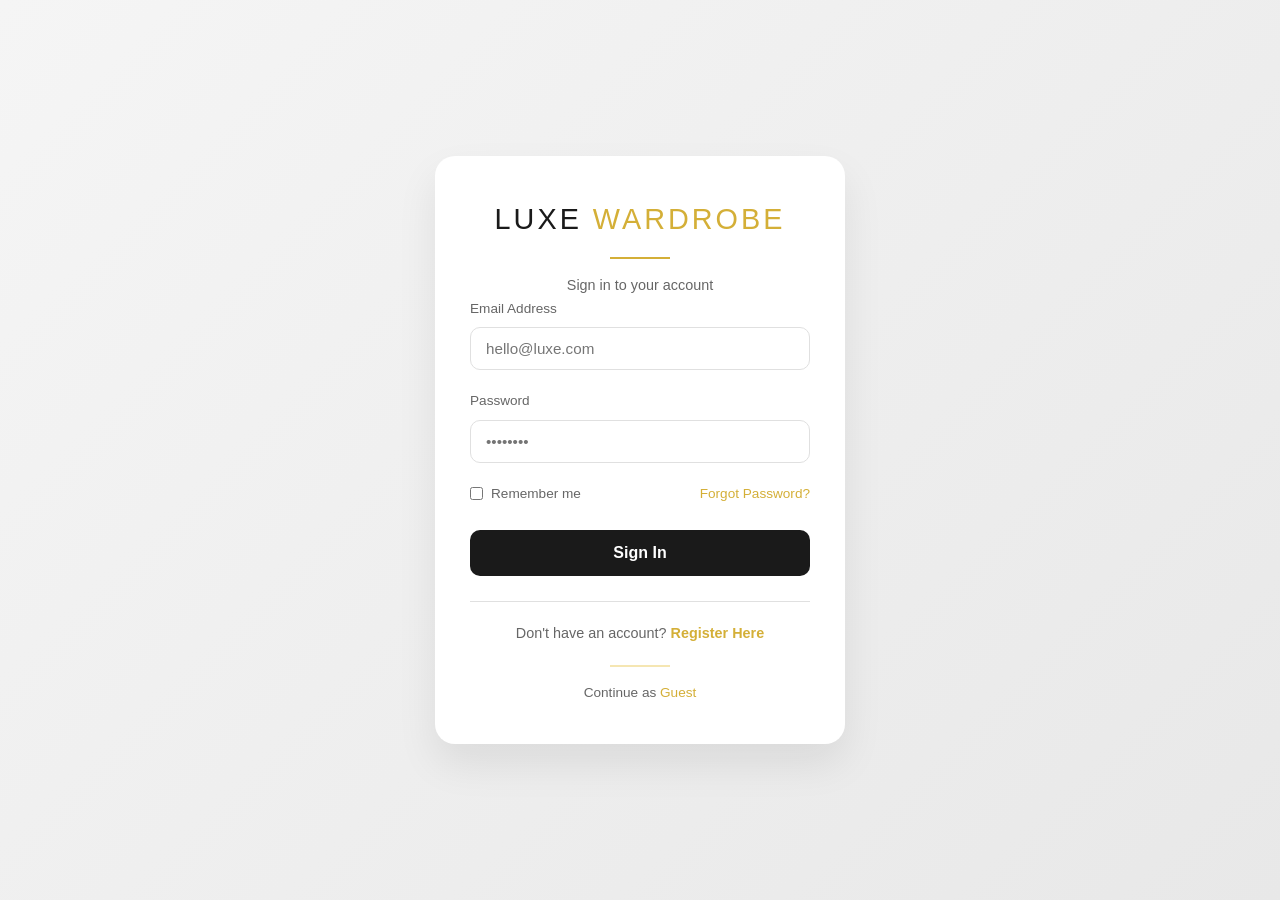
<file: index.html>
<!DOCTYPE html>
<html lang="en">
<head>
    <meta charset="UTF-8">
    <meta name="viewport" content="width=device-width, initial-scale=1.0">
    <title>Luxe Wardrobe | Women's Fashion</title>
    <link rel="stylesheet" href="style.css">
    <link rel="stylesheet" href="https://cdnjs.cloudflare.com/ajax/libs/font-awesome/6.0.0/css/all.min.css">
</head>
<body>
    <header class="main-header">
        <div class="header-container">
            <div class="logo">
                <h1>LUXE <span>WARDROBE</span></h1>
            </div>
            
            <nav class="main-nav">
                <ul>
                    <li><a href="#" class="active" data-category="all">All</a></li>
                    <li><a href="#" data-category="dresses">Dresses</a></li>
                    <li><a href="#" data-category="tops">Tops</a></li>
                    <li><a href="#" data-category="bottoms">Bottoms</a></li>
                    <li><a href="#" data-category="outerwear">Outerwear</a></li>
                    <li><a href="#" data-category="lingerie">Lingerie</a></li>
                    <li><a href="#" data-category="underwear">Underwear</a></li>
                    <li><a href="#" data-category="beachwear">Beach Wear</a></li>
                    <li><a href="#" data-category="accessories">Accessories</a></li>
                </ul>
            </nav>
            
            <div class="header-actions">
                <button class="search-btn" id="searchBtn"><i class="fas fa-search"></i></button>
                <button class="cart-btn" id="cartBtn"><i class="fas fa-shopping-bag"></i><span id="cartCount" class="cart-count">0</span></button>
                <button class="user-btn" id="userBtn"><i class="fas fa-user"></i></button>
            </div>
        </div>
    </header>
    
    <main>
        <section class="hero-section">
            <div class="hero-content">
                <h2>ELEVATE YOUR STYLE</h2>
                <div class="gold-line"></div>
                <p>Discover our complete collection of women's fashion from everyday essentials to intimate wear</p>
                <button class="shop-now-btn">Shop Now</button>
            </div>
        </section>
        
        <!-- Filter Section -->
        <section class="filter-section">
            <div class="container">
                <div class="filter-container">
                    <div class="filter-group">
                        <label>Size:</label>
                        <select id="sizeFilter">
                            <option value="all">All Sizes</option>
                            <option value="XS">XS</option>
                            <option value="S">S</option>
                            <option value="M">M</option>
                            <option value="L">L</option>
                            <option value="XL">XL</option>
                            <option value="XXL">XXL</option>
                        </select>
                    </div>
                    
                    <div class="filter-group">
                     <label>Price Range (₱):</label>
                        <select id="priceFilter">
                            <option value="all">All Prices</option>
                            <option value="0-1500">Under ₱1,500</option>
                            <option value="1500-3000">₱1,500 - ₱3,000</option>
                            <option value="3000-5000">₱3,000 - ₱5,000</option>
                            <option value="5000-8000">₱5,000 - ₱8,000</option>
                            <option value="8000-15000">₱8,000 - ₱15,000</option>
                            <option value="15000-50000">₱15,000+</option>
                        </select>
                    </div>
                    
                    <button id="clearFilters" class="clear-filters-btn">Clear Filters</button>
                </div>
            </div>
        </section>
        
        <section class="featured-section">
            <div class="container">
                <div class="section-header">
                    <h3>OUR COLLECTION</h3>
                    <div class="gold-divider small"></div>
                    <p id="productCount">Showing 32 products</p>
                </div>
                
                <div class="products-grid" id="productsGrid">
                    <!-- Products will be injected here -->
                </div>
            </div>
        </section>
        
        <section class="categories-section">
            <div class="container">
                <div class="section-header">
                    <h3>SHOP BY CATEGORY</h3>
                    <div class="gold-divider small"></div>
                </div>
                
                <div class="categories-grid">
                    <div class="category-card" data-category="dresses">
                        <img src="maxi_dress.png" alt="Dresses">
                        <div class="category-overlay">
                            <h4>Dresses</h4>
                            <button class="category-btn">Shop Now</button>
                        </div>
                    </div>
                    <div class="category-card" data-category="tops">
                        <img src="cotton_tsirt.png" alt="Tops">
                        <div class="category-overlay">
                            <h4>Tops</h4>
                            <button class="category-btn">Shop Now</button>
                        </div>
                    </div>
                    <div class="category-card" data-category="bottoms">
                        <img src="maxi_skirt.png" alt="Bottoms">
                        <div class="category-overlay">
                            <h4>Bottoms</h4>
                            <button class="category-btn">Shop Now</button>
                        </div>
                    </div>
                    <div class="category-card" data-category="outerwear">
                        <img src="denim_jacket.png" alt="Outerwear">
                        <div class="category-overlay">
                            <h4>Outerwear</h4>
                            <button class="category-btn">Shop Now</button>
                        </div>
                    </div>
                    <div class="category-card" data-category="lingerie">
                        <img src="lace_teddy.png" alt="Lingerie">
                        <div class="category-overlay">
                            <h4>Lingerie</h4>
                            <button class="category-btn">Shop Now</button>
                        </div>
                    </div>
                    <div class="category-card" data-category="underwear">
                        <img src="seamless_hipster.png" alt="Underwear">
                        <div class="category-overlay">
                            <h4>Underwear</h4>
                            <button class="category-btn">Shop Now</button>
                        </div>
                    </div>
                    <div class="category-card" data-category="beachwear">
                        <img src="high_waist_bikini.png" alt="Beach Wear">
                        <div class="category-overlay">
                            <h4>Beach Wear</h4>
                            <button class="category-btn">Shop Now</button>
                        </div>
                    </div>
                    <div class="category-card" data-category="accessories">
                        <img src="designer_belt.png" alt="Accessories">
                        <div class="category-overlay">
                            <h4>Accessories</h4>
                            <button class="category-btn">Shop Now</button>
                        </div>
                    </div>
                </div>
            </div>
        </section>
    </main>
    
    <footer class="main-footer">
        <div class="footer-container">
            <div class="footer-section">
                <h4>LUXE WARDROBE</h4>
                <p>Complete women's fashion destination from everyday essentials to intimate wear.</p>
                <div class="social-links">
                    <a href="#"><i class="fab fa-instagram"></i></a>
                    <a href="#"><i class="fab fa-facebook-f"></i></a>
                    <a href="#"><i class="fab fa-pinterest-p"></i></a>
                    <a href="#"><i class="fab fa-twitter"></i></a>
                </div>
            </div>
            <div class="footer-section">
                <h4>Shop</h4>
                <ul>
                    <li><a href="#" data-category="dresses">Dresses</a></li>
                    <li><a href="#" data-category="tops">Tops</a></li>
                    <li><a href="#" data-category="bottoms">Bottoms</a></li>
                    <li><a href="#" data-category="outerwear">Outerwear</a></li>
                    <li><a href="#" data-category="lingerie">Lingerie</a></li>
                    <li><a href="#" data-category="underwear">Underwear</a></li>
                    <li><a href="#" data-category="beachwear">Beach Wear</a></li>
                    <li><a href="#" data-category="accessories">Accessories</a></li>
                </ul>
            </div>
            <div class="footer-section">
                <h4>Support</h4>
                <ul>
                    <li><a href="#">Size Guide</a></li>
                    <li><a href="#">Shipping Info</a></li>
                    <li><a href="#">Returns</a></li>
                    <li><a href="#">FAQ</a></li>
                </ul>
            </div>
            <div class="footer-section">
                <h4>Newsletter</h4>
                <p>Get 10% off your first order</p>
                <form class="newsletter-form">
                    <input type="email" placeholder="Your email address">
                    <button type="submit">Subscribe</button>
                </form>
            </div>
        </div>
        <div class="footer-bottom">
            <p>&copy; 2024 Luxe Wardrobe. All rights reserved.</p>
        </div>
    </footer>
    
    <script>
        // Complete Product Data - All Women's Categories
        const products = [
            // Dresses Collection
            {
                id: 1,
                name: "Silk Midi Dress",
                price: 89.99,
                image: "silk_midi_dress.png",
                category: "dresses",
                sizes: ["XS", "S", "M", "L"],
                description: "Elegant silk dress perfect for any occasion"
            },
            {
                id: 2,
                name: "Cocktail Dress",
                price: 159.99,
                image: "Screenshot 2026-03-27 102620.png",
                category: "dresses",
                sizes: ["XS", "S", "M", "L"],
                description: "Stunning cocktail dress for special events"
            },
            {
                id: 3,
                name: "Maxi Dress",
                price: 79.99,
                image: "maxi_dress.png",
                category: "dresses",
                sizes: ["S", "M", "L", "XL"],
                description: "Flowing maxi dress for effortless elegance"
            },
            {
                id: 4,
                name: "Bodycon Dress",
                price: 69.99,
                image: "bodycon.png",
                category: "dresses",
                sizes: ["XS", "S", "M", "L"],
                description: "Figure-hugging bodycon dress"
            },
            
            // Tops Collection
            {
                id: 5,
                name: "Cashmere Sweater",
                price: 129.99,
                image: "sweater.png",
                category: "tops",
                sizes: ["S", "M", "L", "XL"],
                description: "Luxurious cashmere for ultimate comfort"
            },
            {
                id: 6,
                name: "Satin Blouse",
                price: 69.99,
                image: "satin_blouse.png",
                category: "tops",
                sizes: ["XS", "S", "M", "L"],
                description: "Silky satin blouse for elegant looks"
            },
            {
                id: 7,
                name: "Silk Camisole",
                price: 49.99,
                image: "silk_camisole.png",
                category: "tops",
                sizes: ["XS", "S", "M", "L"],
                description: "Luxurious silk camisole"
            },
            {
                id: 8,
                name: "Cotton T-Shirt",
                price: 29.99,
                image: "cotton_tsirt.png",
                category: "tops",
                sizes: ["XS", "S", "M", "L", "XL", "XXL"],
                description: "Soft cotton essential tee"
            },
            
            // Bottoms Collection
            {
                id: 9,
                name: "High-Waist Trousers",
                price: 79.99,
                image: "High-Waist.png",
                category: "bottoms",
                sizes: ["XS", "S", "M", "L", "XL"],
                description: "Tailored trousers for a perfect fit"
            },
            {
                id: 10,
                name: "Maxi Skirt",
                price: 59.99,
                image: "maxi_skirt.png",
                category: "bottoms",
                sizes: ["XS", "S", "M", "L"],
                description: "Flowing maxi skirt for effortless style"
            },
            {
                id: 11,
                name: "Denim Jeans",
                price: 89.99,
                image: "denim_jeans.png",
                category: "bottoms",
                sizes: ["XS", "S", "M", "L", "XL"],
                description: "Classic denim jeans"
            },
            {
                id: 12,
                name: "Pleated Skirt",
                price: 54.99,
                image: "pleated_skirt.png",
                category: "bottoms",
                sizes: ["XS", "S", "M", "L"],
                description: "Elegant pleated skirt"
            },
            
            // Outerwear Collection
            {
                id: 13,
                name: "Wool Blend Coat",
                price: 199.99,
                image: "wool_blend.png",
                category: "outerwear",
                sizes: ["S", "M", "L", "XL"],
                description: "Classic wool coat for cold days"
            },
            {
                id: 14,
                name: "Leather Jacket",
                price: 249.99,
                image: "leather.png",
                category: "outerwear",
                sizes: ["S", "M", "L", "XL"],
                description: "Edgy leather jacket for bold statements"
            },
            {
                id: 15,
                name: "Knit Cardigan",
                price: 89.99,
                image: "cardigan.png",
                category: "outerwear",
                sizes: ["S", "M", "L", "XL"],
                description: "Cozy knit cardigan for everyday wear"
            },
            {
                id: 16,
                name: "Denim Jacket",
                price: 79.99,
                image: "denim_jacket.png",
                category: "outerwear",
                sizes: ["XS", "S", "M", "L", "XL"],
                description: "Classic denim jacket"
            },
            
            // Lingerie Collection
            {
                id: 17,
                name: "Lace Teddy Set",
                price: 59.99,
                image: "lace_teddy.png",
                category: "lingerie",
                sizes: ["XS", "S", "M", "L"],
                description: "Elegant lace teddy with adjustable straps"
            },
            {
                id: 18,
                name: "Silk Babydoll",
                price: 79.99,
                image: "silk_babydoll.png",
                category: "lingerie",
                sizes: ["S", "M", "L"],
                description: "Luxurious silk babydoll with lace trim"
            },
            {
                id: 19,
                name: "Bralette & Thong Set",
                price: 45.99,
                image: "sexy_lace.png",
                category: "lingerie",
                sizes: ["XS", "S", "M", "L", "XL"],
                description: "Comfortable lace bralette with matching thong"
            },
            {
                id: 20,
                name: "Corset Bodysuit",
                price: 89.99,
                image: "corset.png",
                category: "lingerie",
                sizes: ["S", "M", "L"],
                description: "Structured corset bodysuit with boning"
            },
            
            // Underwear Collection
            {
                id: 21,
                name: "Cotton Bikini Set",
                price: 24.99,
                image: "cotton_bikini.png",
                category: "underwear",
                sizes: ["XS", "S", "M", "L", "XL", "XXL"],
                description: "Soft cotton bikini set, pack of 3"
            },
            {
                id: 22,
                name: "Seamless Hipster",
                price: 19.99,
                image: "seamless_hipster.png",
                category: "underwear",
                sizes: ["S", "M", "L", "XL"],
                description: "Invisible seamless hipster underwear"
            },
            {
                id: 23,
                name: "Lace Cheeky Panties",
                price: 29.99,
                image: "lace_panty.png",
                category: "underwear",
                sizes: ["XS", "S", "M", "L"],
                description: "Delicate lace cheeky panties"
            },
            {
                id: 24,
                name: "High-Waist Cotton Brief",
                price: 27.99,
                image: "high_waist_panty.png",
                category: "underwear",
                sizes: ["S", "M", "L", "XL", "XXL"],
                description: "Comfortable high-waist cotton briefs"
            },
            
            // Beach Wear Collection
            {
                id: 25,
                name: "Triangle Bikini Set",
                price: 49.99,
                image: "triangle_bikini.png",
                category: "beachwear",
                sizes: ["XS", "S", "M", "L"],
                description: "Classic triangle bikini with adjustable straps"
            },
            {
                id: 26,
                name: "High-Waist Bikini",
                price: 59.99,
                image: "high_waist_bikini.png",
                category: "beachwear",
                sizes: ["S", "M", "L", "XL"],
                description: "Retro high-waist bikini set"
            },
            {
                id: 27,
                name: "One-Piece Swimsuit",
                price: 79.99,
                image: "one_piece.png",
                category: "beachwear",
                sizes: ["S", "M", "L", "XL"],
                description: "Elegant one-piece with tummy control"
            },
            {
                id: 28,
                name: "Crochet Bikini",
                price: 69.99,
                image: "crochet_bikini.png",
                category: "beachwear",
                sizes: ["XS", "S", "M", "L"],
                description: "Bohemian crochet bikini set"
            },
            
            // Accessories Collection
            {
                id: 29,
                name: "Leather Tote Bag",
                price: 149.99,
                image: "https://images.unsplash.com/photo-1590874103328-eac38a683ce7?w=400",
                category: "accessories",
                sizes: ["One Size"],
                description: "Genuine leather tote bag"
            },
            {
                id: 30,
                name: "Statement Earrings",
                price: 39.99,
                image: "https://images.unsplash.com/photo-1535632066927-ab7c9ab60908?w=400",
                category: "accessories",
                sizes: ["One Size"],
                description: "Bold earrings to complete your look"
            },
            {
                id: 31,
                name: "Silk Scarf",
                price: 45.99,
                image: "silk_scarf.png",
                category: "accessories",
                sizes: ["One Size"],
                description: "Luxurious silk scarf accessory"
            },
            {
                id: 32,
                name: "Designer Belt",
                price: 59.99,
                image: "designer_belt.png",
                category: "accessories",
                sizes: ["S", "M", "L"],
                description: "Elegant designer belt"
            }
        ];

        let currentCategory = 'all';
        let currentSize = 'all';
        let currentPriceRange = 'all';

        // Cart functions
        function getCart() {
            const cart = localStorage.getItem('cart');
            return cart ? JSON.parse(cart) : [];
        }

        function saveCart(cart) {
            localStorage.setItem('cart', JSON.stringify(cart));
            updateCartCount();
        }

        function updateCartCount() {
            const cart = getCart();
            const totalItems = cart.reduce((sum, item) => sum + item.quantity, 0);
            const cartCountElements = document.querySelectorAll('#cartCount');
            cartCountElements.forEach(el => {
                if (el) el.textContent = totalItems;
            });
        }

       function addToCart(productId, selectedSize) {
    const cart = getCart();
    const existingItem = cart.find(item => item.id === productId && item.size === selectedSize);
    const product = products.find(p => p.id === productId);
    
    if (!product) {
        console.error('Product not found');
        return;
    }
    
    if (existingItem) {
        existingItem.quantity += 1;
    } else {
        cart.push({
            id: product.id,
            name: product.name,
            price: product.price,
            image: product.image,
            size: selectedSize,
            quantity: 1
        });
    }
    
    saveCart(cart);
    
    // Show a nice notification instead of alert
    showNotification(`${product.name} (Size: ${selectedSize}) added to cart!`);
}

// Add this notification function for better UX
function showNotification(message) {
    // Create notification element
    const notification = document.createElement('div');
    notification.className = 'cart-notification';
    notification.innerHTML = `
        <i class="fas fa-check-circle"></i>
        <span>${message}</span>
    `;
    document.body.appendChild(notification);
    
    // Show notification
    setTimeout(() => {
        notification.classList.add('show');
    }, 10);
    
    // Remove notification after 2 seconds
    setTimeout(() => {
        notification.classList.remove('show');
        setTimeout(() => {
            notification.remove();
        }, 300);
    }, 2000);
}

        // Filter products
        function filterProducts() {
            let filtered = products;
            
            // Filter by category
            if (currentCategory !== 'all') {
                filtered = filtered.filter(product => product.category === currentCategory);
            }
            
            // Filter by size
            if (currentSize !== 'all') {
                filtered = filtered.filter(product => product.sizes.includes(currentSize));
            }
            
            // Filter by price
            if (currentPriceRange !== 'all') {
                const [min, max] = currentPriceRange.split('-').map(Number);
                filtered = filtered.filter(product => product.price >= min && product.price <= max);
            }
            
            return filtered;
        }

        function getCategoryName(category) {
            const names = {
                'dresses': 'Dresses',
                'tops': 'Tops',
                'bottoms': 'Bottoms',
                'outerwear': 'Outerwear',
                'lingerie': 'Lingerie',
                'underwear': 'Underwear',
                'beachwear': 'Beach Wear',
                'accessories': 'Accessories'
            };
            return names[category] || category;
        }
// Render products
function renderProducts() {
    const filteredProducts = filterProducts();
    const productsGrid = document.getElementById('productsGrid');
    const productCount = document.getElementById('productCount');
    
    if (!productsGrid) return;
    
    if (filteredProducts.length === 0) {
        productsGrid.innerHTML = `
            <div class="no-products">
                <i class="fas fa-tshirt"></i>
                <p>No products found matching your filters.</p>
                <button onclick="clearAllFilters()" class="clear-filters-btn">Clear Filters</button>
            </div>
        `;
        productCount.textContent = `Showing 0 products`;
        return;
    }
    
    productsGrid.innerHTML = filteredProducts.map(product => `
        <div class="product-card" data-product-id="${product.id}">
            <div class="product-image">
                <img src="${product.image}" alt="${product.name}">
                <div class="product-badge">${getCategoryName(product.category)}</div>
            </div>
            <div class="product-info">
                <h3 class="product-title">${product.name}</h3>
                <p class="product-price">$${product.price}</p>
                <div class="product-sizes">
                    <label>Size:</label>
                    <select class="size-select" id="size-${product.id}">
                        ${product.sizes.map(size => `<option value="${size}">${size}</option>`).join('')}
                    </select>
                </div>
                <button class="add-to-cart-btn" data-id="${product.id}">Add to Cart</button>
            </div>
        </div>
    `).join('');
    
    productCount.textContent = `Showing ${filteredProducts.length} products`;
    
    // Add event listeners to all Add to Cart buttons
    document.querySelectorAll('.add-to-cart-btn').forEach(button => {
        button.addEventListener('click', function(e) {
            e.preventDefault();
            const productId = parseInt(this.getAttribute('data-id'));
            const sizeSelect = document.getElementById(`size-${productId}`);
            const selectedSize = sizeSelect ? sizeSelect.value : 'M';
            addToCart(productId, selectedSize);
        });
    });
}

        // Clear all filters
        function clearAllFilters() {
            currentCategory = 'all';
            currentSize = 'all';
            currentPriceRange = 'all';
            
            document.getElementById('sizeFilter').value = 'all';
            document.getElementById('priceFilter').value = 'all';
            
            document.querySelectorAll('.main-nav a').forEach(link => {
                link.classList.remove('active');
                if (link.getAttribute('data-category') === 'all') {
                    link.classList.add('active');
                }
            });
            
            renderProducts();
        }

        // Check authentication
        function checkAuth() {
            const isLoggedIn = localStorage.getItem('isLoggedIn');
            if (!isLoggedIn) {
                window.location.href = 'login.html';
            }
        }

        // Display user name
        function displayUserInfo() {
            const userName = localStorage.getItem('userName');
            const userEmail = localStorage.getItem('userEmail');
            if (userName && userEmail !== 'guest@luxe.com') {
                const userBtn = document.getElementById('userBtn');
                if (userBtn) {
                    userBtn.innerHTML = `<i class="fas fa-user"></i><span class="user-name">${userName.split(' ')[0]}</span>`;
                }
            }
        }

        // Event Listeners
        document.addEventListener('DOMContentLoaded', () => {
            checkAuth();
            renderProducts();
            updateCartCount();
            displayUserInfo();
            
            // Category navigation
            document.querySelectorAll('.main-nav a, .category-card, .footer-section a[data-category]').forEach(element => {
                element.addEventListener('click', (e) => {
                    e.preventDefault();
                    const category = element.getAttribute('data-category');
                    if (category) {
                        currentCategory = category;
                        currentSize = 'all';
                        currentPriceRange = 'all';
                        
                        document.getElementById('sizeFilter').value = 'all';
                        document.getElementById('priceFilter').value = 'all';
                        
                        document.querySelectorAll('.main-nav a').forEach(link => {
                            link.classList.remove('active');
                        });
                        document.querySelector(`.main-nav a[data-category="${category}"]`)?.classList.add('active');
                        
                        renderProducts();
                        document.querySelector('.featured-section').scrollIntoView({ behavior: 'smooth' });
                    }
                });
            });
            
            // Size filter
            document.getElementById('sizeFilter').addEventListener('change', (e) => {
                currentSize = e.target.value;
                renderProducts();
            });
            
            // Price filter
            document.getElementById('priceFilter').addEventListener('change', (e) => {
                currentPriceRange = e.target.value;
                renderProducts();
            });
            
            // Clear filters
            document.getElementById('clearFilters').addEventListener('click', clearAllFilters);
            
            // Shop now button
            document.querySelector('.shop-now-btn')?.addEventListener('click', () => {
                document.querySelector('.featured-section')?.scrollIntoView({ behavior: 'smooth' });
            });
            
            // Category buttons
            document.querySelectorAll('.category-btn').forEach(btn => {
                btn.addEventListener('click', (e) => {
                    const card = btn.closest('.category-card');
                    const category = card.getAttribute('data-category');
                    if (category) {
                        currentCategory = category;
                        currentSize = 'all';
                        currentPriceRange = 'all';
                        renderProducts();
                        document.querySelector('.featured-section').scrollIntoView({ behavior: 'smooth' });
                    }
                });
            });
            
            // Search button
            document.getElementById('searchBtn')?.addEventListener('click', () => {
                const searchTerm = prompt('Search for products:');
                if (searchTerm) {
                    const filtered = products.filter(p => 
                        p.name.toLowerCase().includes(searchTerm.toLowerCase()) ||
                        p.description.toLowerCase().includes(searchTerm.toLowerCase())
                    );
                    if (filtered.length > 0) {
                        alert(`Found ${filtered.length} products matching "${searchTerm}"`);
                    } else {
                        alert('No products found matching your search.');
                    }
                }
            });
            
            // Cart button
            document.getElementById('cartBtn')?.addEventListener('click', () => {
                window.location.href = 'cart.html';
            });
            
            // User button
            document.getElementById('userBtn')?.addEventListener('click', () => {
                const userEmail = localStorage.getItem('userEmail');
                if (confirm(`Logged in as: ${userEmail}\n\nLogout?`)) {
                    localStorage.removeItem('isLoggedIn');
                    localStorage.removeItem('userEmail');
                    localStorage.removeItem('userName');
                    localStorage.removeItem('cart');
                    window.location.href = 'login.html';
                }
            });
            
            // Newsletter form
            document.querySelector('.newsletter-form')?.addEventListener('submit', (e) => {
                e.preventDefault();
                const email = e.target.querySelector('input').value;
                if (email) {
                    alert(`Thanks for subscribing! 10% off code sent to ${email}`);
                    e.target.reset();
                }
            });
        });
        
        // Make functions global
        window.addToCart = addToCart;
        window.clearAllFilters = clearAllFilters;

        // Format price in PHP
            function formatPrice(price) {
                return '₱' + price.toLocaleString('en-PH');
            }
    </script>
</body>
</html>
</file>
<file: style.css>
/* Reset and Base Styles */
* {
    margin: 0;
    padding: 0;
    box-sizing: border-box;
}

body {
    font-family: 'Poppins', 'Segoe UI', 'Helvetica Neue', sans-serif;
    background: #ffffff;
    color: #2c2c2c;
    line-height: 1.6;
}

/* Gold Theme Colors */
:root {
    --gold-primary: #d4af37;
    --gold-dark: #b49450;
    --gold-light: #f5e6b2;
    --white: #ffffff;
    --off-white: #faf9f8;
    --gray-light: #f5f5f5;
    --gray-medium: #e0e0e0;
    --gray-dark: #666666;
    --black: #1a1a1a;
}

/* Typography */
h1, h2, h3, h4, h5, h6 {
    font-weight: 300;
    letter-spacing: 1px;
}

h1 {
    font-size: 2.5rem;
    font-weight: 400;
}

h2 {
    font-size: 2rem;
    margin-bottom: 1rem;
}

h3 {
    font-size: 1.5rem;
    margin-bottom: 0.5rem;
}

/* Gold Dividers */
.gold-divider {
    width: 60px;
    height: 2px;
    background: var(--gold-primary);
    margin: 15px auto;
}

.gold-divider.small {
    width: 40px;
    margin: 10px auto;
}

.gold-divider.light {
    background: var(--gold-light);
}

.gold-line {
    width: 80px;
    height: 2px;
    background: var(--gold-primary);
    margin: 20px auto;
}

/* ========== MODAL STYLES ========== */
.modal {
    display: none;
    position: fixed;
    top: 0;
    left: 0;
    width: 100%;
    height: 100%;
    background: rgba(0, 0, 0, 0.5);
    z-index: 2000;
    align-items: center;
    justify-content: center;
}

.modal-content {
    background: var(--white);
    border-radius: 20px;
    padding: 40px;
    max-width: 500px;
    width: 90%;
    position: relative;
    animation: modalFadeIn 0.3s ease;
}

@keyframes modalFadeIn {
    from {
        opacity: 0;
        transform: translateY(-20px);
    }
    to {
        opacity: 1;
        transform: translateY(0);
    }
}

.close-modal {
    position: absolute;
    top: 20px;
    right: 25px;
    font-size: 28px;
    font-weight: bold;
    cursor: pointer;
    color: var(--gray-dark);
    transition: color 0.3s;
}

.close-modal:hover {
    color: var(--gold-primary);
}

.modal-header {
    text-align: center;
    margin-bottom: 30px;
}

.modal-header h2 {
    font-size: 1.8rem;
    color: var(--black);
}

.modal-header p {
    color: var(--gray-dark);
    font-size: 0.9rem;
}

.register-btn {
    width: 100%;
    padding: 14px;
    background: var(--gold-primary);
    color: var(--black);
    border: none;
    border-radius: 10px;
    font-size: 1rem;
    font-weight: 600;
    cursor: pointer;
    transition: all 0.3s ease;
}

.register-btn:hover {
    background: var(--gold-dark);
    transform: translateY(-2px);
}

/* ========== LOGIN PAGE STYLES ========== */
.login-page {
    background: linear-gradient(135deg, #f5f5f5 0%, #e8e8e8 100%);
    min-height: 100vh;
    display: flex;
    align-items: center;
    justify-content: center;
}

.login-container {
    width: 100%;
    max-width: 450px;
    padding: 20px;
}

.login-card {
    background: var(--white);
    border-radius: 20px;
    padding: 40px 35px;
    box-shadow: 0 20px 40px rgba(0, 0, 0, 0.08);
    transition: transform 0.3s ease;
}

.login-header h1 {
    text-align: center;
    font-size: 1.8rem;
    letter-spacing: 3px;
    color: var(--black);
}

.login-header span {
    color: var(--gold-primary);
}

.login-header p {
    text-align: center;
    color: var(--gray-dark);
    font-size: 0.9rem;
    margin-top: 10px;
}

.input-group {
    margin-bottom: 20px;
}

.input-group label {
    display: block;
    margin-bottom: 8px;
    font-size: 0.85rem;
    font-weight: 500;
    color: var(--gray-dark);
}

.input-group input,
.input-group select {
    width: 100%;
    padding: 12px 15px;
    border: 1px solid var(--gray-medium);
    border-radius: 10px;
    font-size: 0.95rem;
    transition: all 0.3s ease;
    outline: none;
}

.input-group input:focus,
.input-group select:focus {
    border-color: var(--gold-primary);
    box-shadow: 0 0 0 3px rgba(212, 175, 55, 0.1);
}

.form-options {
    display: flex;
    justify-content: space-between;
    align-items: center;
    margin-bottom: 25px;
    font-size: 0.85rem;
}

.checkbox-label {
    display: flex;
    align-items: center;
    gap: 8px;
    color: var(--gray-dark);
    cursor: pointer;
}

.forgot-link {
    color: var(--gold-primary);
    text-decoration: none;
    transition: color 0.3s;
}

.forgot-link:hover {
    color: var(--gold-dark);
}

.login-btn {
    width: 100%;
    padding: 14px;
    background: var(--black);
    color: white;
    border: none;
    border-radius: 10px;
    font-size: 1rem;
    font-weight: 600;
    cursor: pointer;
    transition: all 0.3s ease;
}

.login-btn:hover {
    background: var(--gold-primary);
    color: var(--black);
}

.register-section {
    text-align: center;
    margin-top: 25px;
    padding-top: 20px;
    border-top: 1px solid var(--gray-medium);
}

.register-section p {
    color: var(--gray-dark);
    font-size: 0.9rem;
}

.register-link-btn {
    background: none;
    border: none;
    color: var(--gold-primary);
    font-weight: 600;
    cursor: pointer;
    font-size: 0.9rem;
    transition: color 0.3s;
}

.register-link-btn:hover {
    color: var(--gold-dark);
    text-decoration: underline;
}

.guest-section {
    margin-top: 20px;
    text-align: center;
}

.guest-text {
    font-size: 0.85rem;
    color: var(--gray-dark);
}

.guest-btn {
    background: none;
    border: none;
    color: var(--gold-primary);
    cursor: pointer;
    font-size: 0.85rem;
    transition: color 0.3s;
}

.guest-btn:hover {
    color: var(--gold-dark);
    text-decoration: underline;
}

/* ========== MAIN HEADER STYLES ========== */
.main-header {
    background: var(--white);
    box-shadow: 0 2px 20px rgba(0, 0, 0, 0.05);
    position: sticky;
    top: 0;
    z-index: 1000;
}

.header-container {
    max-width: 1400px;
    margin: 0 auto;
    padding: 20px 40px;
    display: flex;
    justify-content: space-between;
    align-items: center;
    flex-wrap: wrap;
    gap: 20px;
}

.logo h1 {
    font-size: 1.5rem;
    letter-spacing: 2px;
}

.logo span {
    color: var(--gold-primary);
    font-weight: 600;
}

.main-nav ul {
    display: flex;
    list-style: none;
    gap: 35px;
    flex-wrap: wrap;
}

.main-nav a {
    text-decoration: none;
    color: var(--black);
    font-size: 0.9rem;
    font-weight: 500;
    transition: color 0.3s;
    cursor: pointer;
}

.main-nav a:hover,
.main-nav a.active {
    color: var(--gold-primary);
}

.header-actions {
    display: flex;
    gap: 20px;
}

.header-actions button {
    background: none;
    border: none;
    font-size: 1.2rem;
    cursor: pointer;
    color: var(--black);
    transition: color 0.3s;
    position: relative;
}

.header-actions button:hover {
    color: var(--gold-primary);
}

.cart-count {
    position: absolute;
    top: -8px;
    right: -12px;
    background: var(--gold-primary);
    color: var(--black);
    font-size: 0.7rem;
    padding: 2px 6px;
    border-radius: 50%;
    font-weight: bold;
}

.user-name {
    font-size: 0.8rem;
    margin-left: 5px;
}

/* ========== FILTER SECTION ========== */
.filter-section {
    background: var(--off-white);
    padding: 20px 0;
    border-bottom: 1px solid var(--gray-medium);
}

.filter-container {
    display: flex;
    justify-content: center;
    gap: 30px;
    flex-wrap: wrap;
    align-items: flex-end;
}

.filter-group {
    display: flex;
    flex-direction: column;
    gap: 8px;
}

.filter-group label {
    font-size: 0.85rem;
    font-weight: 600;
    color: var(--gray-dark);
}

.filter-group select {
    padding: 10px 15px;
    border: 1px solid var(--gray-medium);
    border-radius: 8px;
    font-size: 0.9rem;
    cursor: pointer;
    background: var(--white);
    transition: all 0.3s;
}

.filter-group select:focus {
    border-color: var(--gold-primary);
    outline: none;
}

.clear-filters-btn {
    padding: 10px 20px;
    background: transparent;
    border: 1px solid var(--gold-primary);
    border-radius: 8px;
    color: var(--gold-primary);
    cursor: pointer;
    transition: all 0.3s;
    font-size: 0.9rem;
}

.clear-filters-btn:hover {
    background: var(--gold-primary);
    color: var(--black);
}

/* ========== HERO SECTION ========== */
.hero-section {
    background: linear-gradient(rgba(0, 0, 0, 0.4), rgba(0, 0, 0, 0.4)), url('https://images.unsplash.com/photo-1445205170230-053b83016050?w=1600');
    background-size: cover;
    background-position: center;
    height: 80vh;
    display: flex;
    align-items: center;
    justify-content: center;
    text-align: center;
    color: white;
}

.hero-content h2 {
    font-size: 3rem;
    letter-spacing: 4px;
    font-weight: 400;
}

.hero-content p {
    font-size: 1.1rem;
    margin: 20px 0;
}

.shop-now-btn {
    background: var(--gold-primary);
    border: none;
    padding: 14px 40px;
    font-size: 1rem;
    font-weight: 600;
    cursor: pointer;
    transition: all 0.3s;
    margin-top: 20px;
}

.shop-now-btn:hover {
    background: var(--gold-dark);
    transform: translateY(-2px);
}

/* ========== PRODUCTS SECTION ========== */
.container {
    max-width: 1400px;
    margin: 0 auto;
    padding: 60px 40px;
}

.featured-section {
    background: var(--off-white);
}

.section-header {
    text-align: center;
    margin-bottom: 50px;
}

.section-header h3 {
    font-size: 2rem;
    font-weight: 300;
    letter-spacing: 2px;
}

#productCount {
    color: var(--gray-dark);
    font-size: 0.9rem;
    margin-top: 10px;
}

.products-grid {
    display: grid;
    grid-template-columns: repeat(auto-fill, minmax(280px, 1fr));
    gap: 40px;
}

.product-card {
    background: var(--white);
    border-radius: 12px;
    overflow: hidden;
    transition: all 0.3s ease;
    box-shadow: 0 5px 20px rgba(0, 0, 0, 0.05);
}

.product-card:hover {
    transform: translateY(-8px);
    box-shadow: 0 15px 40px rgba(0, 0, 0, 0.1);
}

.product-image {
    position: relative;
    overflow: hidden;
    aspect-ratio: 3 / 4;
}

.product-image img {
    width: 100%;
    height: 100%;
    object-fit: cover;
    transition: transform 0.5s ease;
}

.product-card:hover .product-image img {
    transform: scale(1.05);
}

.product-badge {
    position: absolute;
    top: 10px;
    left: 10px;
    background: var(--gold-primary);
    color: var(--black);
    padding: 4px 10px;
    font-size: 0.7rem;
    border-radius: 20px;
    font-weight: 600;
    text-transform: uppercase;
}

.product-info {
    padding: 20px;
    text-align: center;
}

.product-title {
    font-size: 1rem;
    font-weight: 500;
    margin-bottom: 8px;
    color: var(--black);
}

.product-price {
    font-size: 1.1rem;
    color: var(--gold-primary);
    font-weight: 600;
    margin-bottom: 15px;
}

.product-sizes {
    margin-bottom: 15px;
}

.product-sizes label {
    font-size: 0.8rem;
    color: var(--gray-dark);
    margin-right: 8px;
}

.product-sizes select {
    padding: 5px 10px;
    border: 1px solid var(--gray-medium);
    border-radius: 5px;
    font-size: 0.8rem;
    cursor: pointer;
}

.add-to-cart-btn {
    background: transparent;
    border: 2px solid var(--gold-primary);
    padding: 10px 25px;
    font-size: 0.85rem;
    font-weight: 600;
    cursor: pointer;
    transition: all 0.3s;
    border-radius: 25px;
    width: 100%;
}

.add-to-cart-btn:hover {
    background: var(--gold-primary);
    color: var(--black);
}

.no-products {
    text-align: center;
    padding: 60px;
    background: var(--white);
    border-radius: 12px;
}

.no-products i {
    font-size: 4rem;
    color: var(--gray-medium);
    margin-bottom: 20px;
}

.no-products p {
    color: var(--gray-dark);
    margin-bottom: 20px;
}

/* ========== CATEGORIES SECTION ========== */
.categories-section {
    background: var(--white);
}

.categories-grid {
    display: grid;
    grid-template-columns: repeat(auto-fit, minmax(250px, 1fr));
    gap: 30px;
}

.category-card {
    position: relative;
    border-radius: 12px;
    overflow: hidden;
    aspect-ratio: 4 / 5;
    cursor: pointer;
}

.category-card img {
    width: 100%;
    height: 100%;
    object-fit: cover;
    transition: transform 0.5s ease;
}

.category-card:hover img {
    transform: scale(1.05);
}

.category-overlay {
    position: absolute;
    bottom: 0;
    left: 0;
    right: 0;
    background: linear-gradient(transparent, rgba(0, 0, 0, 0.7));
    padding: 30px 20px;
    text-align: center;
    color: white;
}

.category-overlay h4 {
    font-size: 1.3rem;
    margin-bottom: 10px;
}

.category-btn {
    background: var(--gold-primary);
    border: none;
    padding: 8px 20px;
    font-size: 0.85rem;
    cursor: pointer;
    border-radius: 20px;
    transition: all 0.3s;
}

.category-btn:hover {
    background: var(--gold-dark);
}

/* ========== CART PAGE STYLES ========== */
.cart-main {
    min-height: 60vh;
    background: var(--off-white);
}

.cart-header {
    text-align: center;
    margin-bottom: 50px;
}

.cart-header h2 {
    font-size: 2rem;
    font-weight: 300;
}

.cart-message {
    text-align: center;
    margin-top: 10px;
    font-size: 0.9rem;
}

/* Cart Layout */
.cart-layout {
    display: grid;
    grid-template-columns: 1fr 380px;
    gap: 40px;
}

/* Cart Items Section */
.cart-items-section {
    background: var(--white);
    border-radius: 12px;
    padding: 25px;
    overflow-x: auto;
}

.cart-items {
    min-width: 100%;
}

.cart-items-header {
    display: flex;
    justify-content: space-between;
    align-items: center;
    margin-bottom: 20px;
    padding-bottom: 15px;
    border-bottom: 1px solid var(--gray-medium);
    flex-wrap: wrap;
    gap: 10px;
}

.cart-items-header h3 {
    font-size: 1.2rem;
    margin: 0;
}

.clear-cart-btn {
    background: none;
    border: 1px solid #ff4444;
    color: #ff4444;
    padding: 6px 15px;
    border-radius: 20px;
    cursor: pointer;
    font-size: 0.8rem;
    transition: all 0.3s;
}

.clear-cart-btn:hover {
    background: #ff4444;
    color: white;
}

/* Cart Item - Fixed Alignment */
.cart-item {
    display: grid;
    grid-template-columns: 100px 1fr auto auto auto;
    gap: 20px;
    align-items: center;
    padding: 20px 0;
    border-bottom: 1px solid var(--gray-light);
    width: 100%;
}

.cart-item:last-child {
    border-bottom: none;
}

.cart-item-image {
    width: 100px;
    height: 120px;
    overflow: hidden;
    border-radius: 8px;
    flex-shrink: 0;
}

.cart-item-image img {
    width: 100%;
    height: 100%;
    object-fit: cover;
    display: block;
}

.cart-item-details {
    flex: 1;
    min-width: 0;
}

.cart-item-details h4 {
    font-size: 1rem;
    margin-bottom: 5px;
    color: var(--black);
    word-wrap: break-word;
}

.cart-item-price {
    color: var(--gold-primary);
    font-weight: 600;
    margin: 5px 0;
}

.cart-item-size {
    font-size: 0.8rem;
    color: var(--gray-dark);
}

.cart-item-quantity {
    display: flex;
    align-items: center;
    gap: 10px;
    flex-shrink: 0;
}

.cart-item-quantity button {
    width: 32px;
    height: 32px;
    border: 1px solid var(--gray-medium);
    background: var(--white);
    cursor: pointer;
    border-radius: 5px;
    transition: all 0.3s;
    display: flex;
    align-items: center;
    justify-content: center;
    font-size: 1rem;
}

.cart-item-quantity button:hover {
    border-color: var(--gold-primary);
    background: var(--gold-light);
}

.cart-item-quantity span {
    min-width: 30px;
    text-align: center;
    font-weight: 500;
}

.cart-item-total {
    flex-shrink: 0;
    min-width: 80px;
    text-align: right;
}

.cart-item-total p {
    font-weight: 600;
    color: var(--black);
    margin: 0;
}

.remove-item {
    background: none;
    border: none;
    color: #ff4444;
    cursor: pointer;
    font-size: 1.2rem;
    transition: color 0.3s;
    flex-shrink: 0;
    width: 32px;
    height: 32px;
    display: flex;
    align-items: center;
    justify-content: center;
    border-radius: 5px;
}

.remove-item:hover {
    color: #cc0000;
    background: rgba(255, 68, 68, 0.1);
}

/* Cart Summary Section */
.cart-summary-section {
    position: sticky;
    top: 100px;
    align-self: start;
}

.cart-summary {
    background: var(--white);
    border-radius: 12px;
    padding: 25px;
    margin-bottom: 20px;
}

.cart-summary h3 {
    font-size: 1.2rem;
    margin-bottom: 20px;
    padding-bottom: 15px;
    border-bottom: 2px solid var(--gold-primary);
}

.summary-row {
    display: flex;
    justify-content: space-between;
    margin-bottom: 15px;
    font-size: 0.95rem;
    align-items: center;
}

.summary-row.discount {
    color: #4caf50;
}

.discount-amount {
    color: #4caf50;
    font-weight: 600;
}

.remove-promo {
    background: none;
    border: none;
    color: #ff4444;
    cursor: pointer;
    font-size: 0.8rem;
    margin-left: 8px;
    padding: 2px 5px;
    border-radius: 50%;
}

.remove-promo:hover {
    background: rgba(255, 68, 68, 0.1);
}

.summary-row.total {
    font-size: 1.2rem;
    font-weight: 600;
    margin-top: 15px;
    padding-top: 15px;
    border-top: 1px solid var(--gray-medium);
}

/* Promo Section */
.promo-section {
    background: var(--white);
    border-radius: 12px;
    padding: 20px;
    margin-bottom: 20px;
}

.promo-section h4 {
    font-size: 1rem;
    margin-bottom: 12px;
    color: var(--black);
}

.promo-input-group {
    display: flex;
    gap: 10px;
}

.promo-input-group input {
    flex: 1;
    padding: 10px;
    border: 1px solid var(--gray-medium);
    border-radius: 8px;
    font-size: 0.9rem;
}

.promo-input-group input:focus {
    outline: none;
    border-color: var(--gold-primary);
}

.promo-input-group button {
    padding: 10px 20px;
    background: var(--gold-primary);
    border: none;
    border-radius: 8px;
    cursor: pointer;
    font-weight: 600;
    transition: all 0.3s;
}

.promo-input-group button:hover {
    background: var(--gold-dark);
}

.promo-message {
    font-size: 0.8rem;
    margin-top: 8px;
}

.available-promos {
    margin-top: 10px;
    padding-top: 10px;
    border-top: 1px solid var(--gray-light);
}

.available-promos small {
    color: var(--gray-dark);
    font-size: 0.7rem;
}

/* Shipping Section */
.shipping-section {
    background: var(--white);
    border-radius: 12px;
    padding: 20px;
}

.shipping-section h4 {
    font-size: 1rem;
    margin-bottom: 12px;
    color: var(--black);
}

.shipping-options {
    display: flex;
    flex-direction: column;
    gap: 12px;
}

.shipping-option {
    display: flex;
    align-items: center;
    gap: 10px;
    cursor: pointer;
    font-size: 0.85rem;
    padding: 8px;
    border-radius: 8px;
    transition: background 0.3s;
}

.shipping-option:hover {
    background: var(--gray-light);
}

.shipping-option input {
    cursor: pointer;
    width: 18px;
    height: 18px;
}

.shipping-option span {
    color: var(--black);
}

/* Cart Actions */
.cart-actions {
    max-width: 1400px;
    margin: 40px auto 0;
    padding: 0 40px 40px;
    display: flex;
    justify-content: space-between;
    gap: 20px;
    flex-wrap: wrap;
}

.continue-shopping {
    color: var(--black);
    text-decoration: none;
    display: inline-flex;
    align-items: center;
    gap: 8px;
    transition: color 0.3s;
    padding: 12px 20px;
    border: 1px solid var(--gray-medium);
    border-radius: 8px;
}

.continue-shopping:hover {
    color: var(--gold-primary);
    border-color: var(--gold-primary);
}

.checkout-btn {
    background: var(--gold-primary);
    border: none;
    padding: 12px 30px;
    font-size: 1rem;
    font-weight: 600;
    cursor: pointer;
    border-radius: 8px;
    transition: all 0.3s;
}

.checkout-btn:hover {
    background: var(--gold-dark);
    transform: translateY(-2px);
}

/* Empty Cart */
.empty-cart {
    text-align: center;
    padding: 60px;
    background: var(--white);
    border-radius: 12px;
}

.empty-cart i {
    font-size: 4rem;
    color: var(--gray-medium);
    margin-bottom: 20px;
}

.empty-cart p {
    color: var(--gray-dark);
    margin-bottom: 20px;
}

/* Checkout Modal */
.checkout-modal {
    max-width: 600px;
    width: 90%;
}

.form-row {
    display: grid;
    grid-template-columns: 1fr 1fr;
    gap: 15px;
}

.order-summary {
    background: var(--off-white);
    padding: 15px;
    border-radius: 8px;
    margin: 20px 0;
}

.order-summary h4 {
    font-size: 1rem;
    margin-bottom: 12px;
    color: var(--gold-primary);
}

.order-summary-details .summary-row {
    margin-bottom: 10px;
    font-size: 0.9rem;
}

.order-summary-details .summary-row.total {
    font-size: 1rem;
    margin-top: 10px;
    padding-top: 10px;
}

.place-order-btn {
    width: 100%;
    padding: 14px;
    background: var(--gold-primary);
    border: none;
    border-radius: 8px;
    font-size: 1rem;
    font-weight: 600;
    cursor: pointer;
    transition: all 0.3s;
}

.place-order-btn:hover {
    background: var(--gold-dark);
    transform: translateY(-2px);
}

/* Cart Notification */
.cart-notification {
    position: fixed;
    bottom: 30px;
    right: 30px;
    background: var(--gold-primary);
    color: var(--black);
    padding: 12px 24px;
    border-radius: 8px;
    display: flex;
    align-items: center;
    gap: 10px;
    font-size: 0.9rem;
    font-weight: 500;
    z-index: 2000;
    transform: translateX(400px);
    transition: transform 0.3s ease;
    box-shadow: 0 4px 12px rgba(0, 0, 0, 0.15);
}

.cart-notification.show {
    transform: translateX(0);
}

.cart-notification i {
    font-size: 1.2rem;
}

/* ========== FOOTER ========== */
.main-footer {
    background: var(--black);
    color: var(--gray-medium);
    padding: 60px 40px 20px;
}

.footer-container {
    max-width: 1400px;
    margin: 0 auto;
    display: grid;
    grid-template-columns: repeat(auto-fit, minmax(250px, 1fr));
    gap: 40px;
}

.footer-section h4 {
    color: var(--gold-primary);
    margin-bottom: 20px;
    font-size: 1.1rem;
}

.footer-section p {
    font-size: 0.9rem;
    line-height: 1.6;
}

.footer-section ul {
    list-style: none;
}

.footer-section ul li {
    margin-bottom: 10px;
}

.footer-section ul li a {
    color: var(--gray-medium);
    text-decoration: none;
    font-size: 0.9rem;
    transition: color 0.3s;
    cursor: pointer;
}

.footer-section ul li a:hover {
    color: var(--gold-primary);
}

.social-links {
    display: flex;
    gap: 15px;
    margin-top: 20px;
}

.social-links a {
    color: var(--gray-medium);
    font-size: 1.2rem;
    transition: color 0.3s;
}

.social-links a:hover {
    color: var(--gold-primary);
}

.newsletter-form {
    display: flex;
    margin-top: 15px;
}

.newsletter-form input {
    flex: 1;
    padding: 10px;
    border: none;
    background: #333;
    color: white;
    outline: none;
}

.newsletter-form button {
    padding: 10px 20px;
    background: var(--gold-primary);
    border: none;
    cursor: pointer;
    font-weight: 600;
}

.footer-bottom {
    text-align: center;
    padding-top: 40px;
    margin-top: 40px;
    border-top: 1px solid #333;
    font-size: 0.85rem;
}

/* ========== RESPONSIVE DESIGN ========== */
@media (max-width: 1200px) {
    .main-nav ul {
        gap: 20px;
    }
}

@media (max-width: 1024px) {
    .cart-layout {
        grid-template-columns: 1fr;
        gap: 30px;
    }
    
    .cart-summary-section {
        position: static;
        order: -1;
    }
    
    .cart-item {
        grid-template-columns: 80px 1fr auto auto;
        gap: 15px;
    }
    
    .cart-item-total {
        grid-column: 4;
        text-align: left;
    }
    
    .remove-item {
        grid-column: 5;
    }
}

@media (max-width: 768px) {
    .header-container {
        flex-direction: column;
        text-align: center;
    }
    
    .main-nav ul {
        gap: 15px;
        justify-content: center;
    }
    
    .hero-content h2 {
        font-size: 2rem;
    }
    
    .hero-content p {
        font-size: 0.9rem;
        padding: 0 20px;
    }
    
    .container {
        padding: 40px 20px;
    }
    
    .products-grid {
        grid-template-columns: repeat(auto-fill, minmax(250px, 1fr));
        gap: 20px;
    }
    
    .filter-container {
        flex-direction: column;
        align-items: stretch;
        padding: 0 20px;
    }
    
    .filter-group {
        width: 100%;
    }
    
    .categories-grid {
        grid-template-columns: repeat(auto-fit, minmax(200px, 1fr));
        gap: 20px;
    }
    
    /* Mobile Cart */
    .cart-item {
        grid-template-columns: 80px 1fr;
        grid-template-rows: auto auto auto;
        gap: 12px;
        position: relative;
        padding: 20px 15px;
    }
    
    .cart-item-image {
        grid-row: span 3;
        width: 80px;
        height: 100px;
    }
    
    .cart-item-details {
        grid-column: 2;
        grid-row: 1;
    }
    
    .cart-item-quantity {
        grid-column: 2;
        grid-row: 2;
        justify-self: start;
        margin-top: 5px;
    }
    
    .cart-item-total {
        grid-column: 2;
        grid-row: 3;
        text-align: left;
        margin-top: 5px;
    }
    
    .cart-item-total p {
        font-size: 1rem;
    }
    
    .remove-item {
        position: absolute;
        top: 15px;
        right: 10px;
        grid-column: auto;
        grid-row: auto;
    }
    
    .cart-items-section {
        padding: 20px 15px;
    }
    
    .cart-actions {
        flex-direction: column;
        align-items: center;
        padding: 0 20px 40px;
    }
    
    .continue-shopping,
    .checkout-btn {
        width: 100%;
        text-align: center;
        justify-content: center;
    }
    
    .form-row {
        grid-template-columns: 1fr;
        gap: 0;
    }
    
    .footer-container {
        grid-template-columns: 1fr;
        text-align: center;
    }
    
    .social-links {
        justify-content: center;
    }
    
    .newsletter-form {
        flex-direction: column;
    }
    
    .newsletter-form button {
        margin-top: 10px;
    }
}

@media (max-width: 480px) {
    .login-card {
        padding: 30px 20px;
    }
    
    .modal-content {
        padding: 30px 20px;
    }
    
    .cart-items-header {
        flex-direction: column;
        text-align: center;
    }
    
    .product-badge {
        font-size: 0.6rem;
        padding: 3px 8px;
    }
}
</file>
